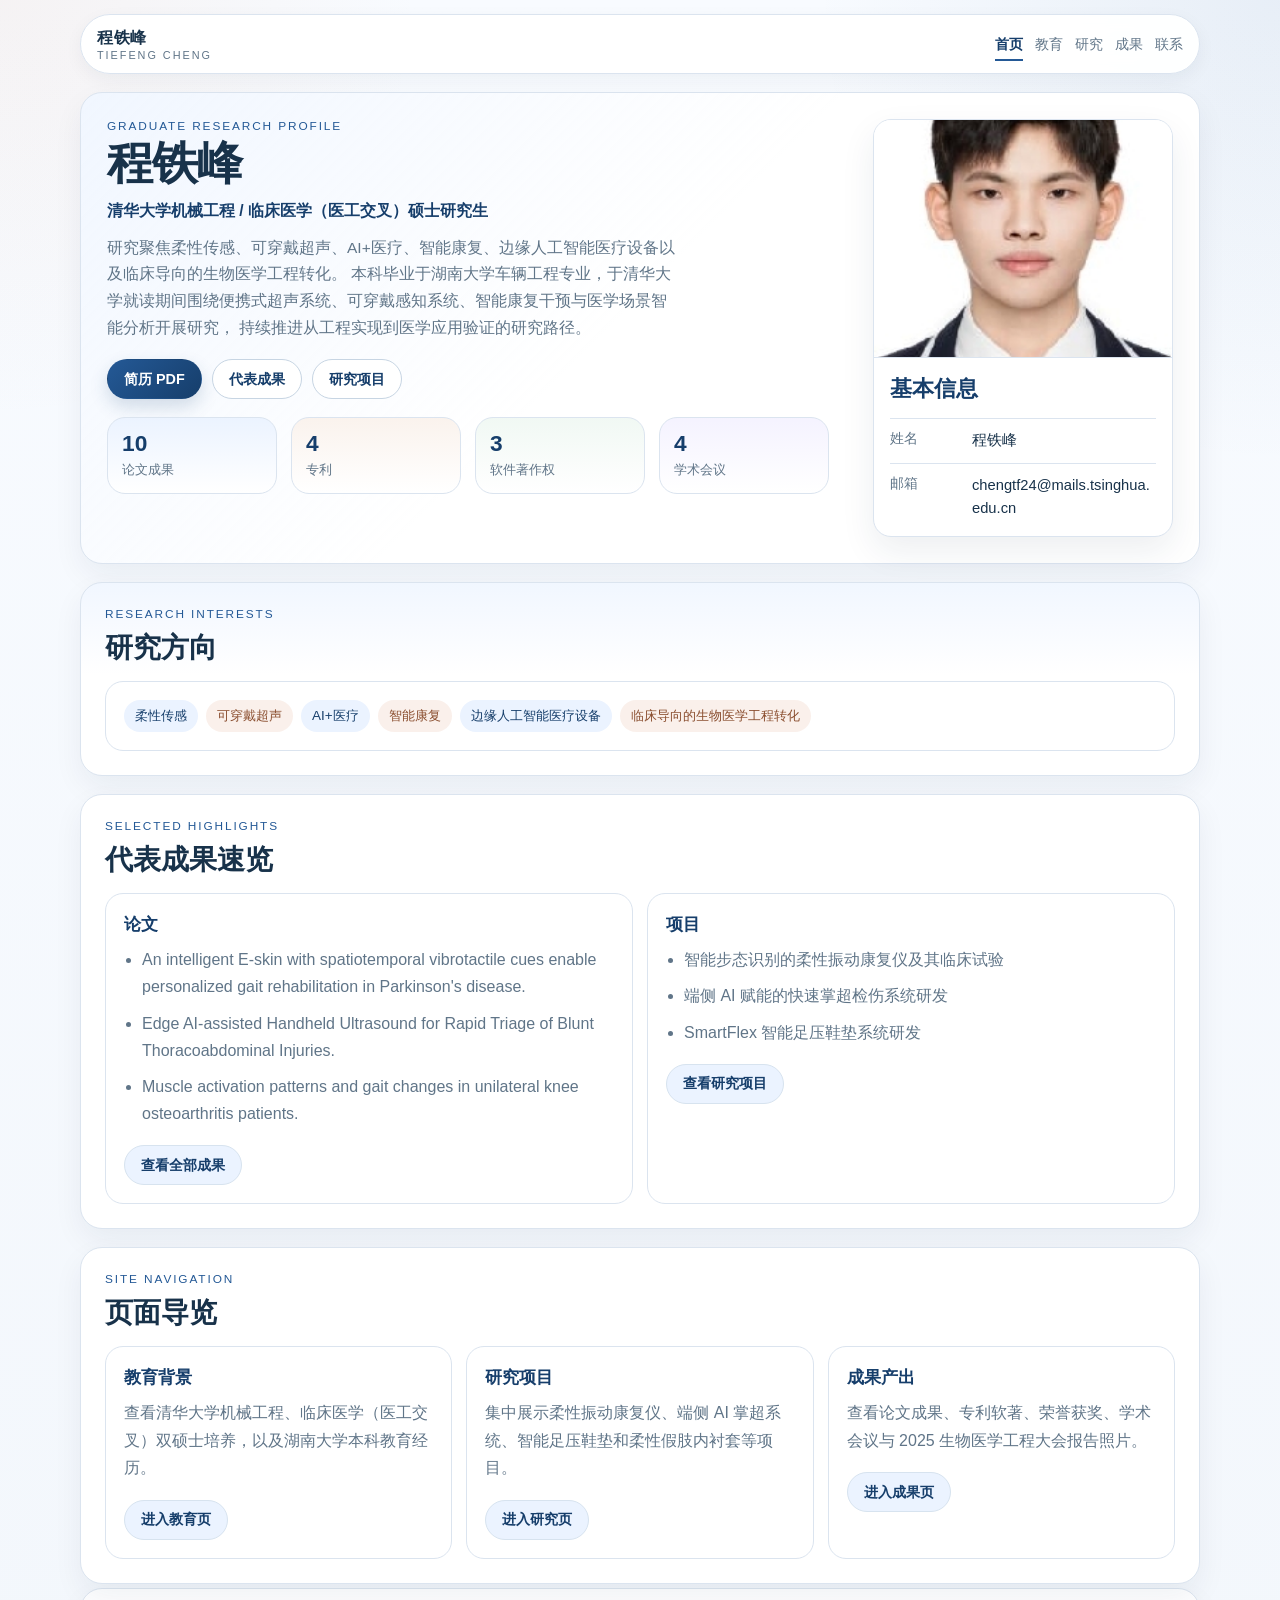
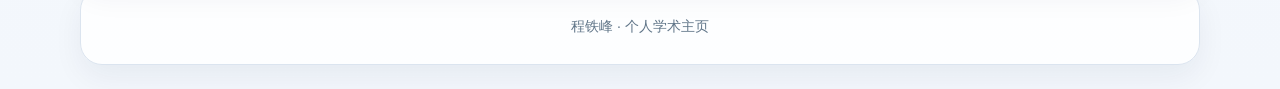
<file: index.html>
﻿<!DOCTYPE html>
<html lang="zh-CN">
<head>
    <meta charset="UTF-8">
    <meta name="viewport" content="width=device-width, initial-scale=1.0">
    <meta name="description" content="程铁峰个人主页，展示教育背景、医工交叉研究、成果产出与联系方式。">
    <meta name="theme-color" content="#1f3a5f">
    <meta property="og:type" content="website">
    <meta property="og:title" content="程铁峰 | 个人学术主页">
    <meta property="og:description" content="清华大学机械工程与临床医学（医工交叉）方向研究生，研究聚焦柔性传感、可穿戴超声、AI+医疗、智能康复、边缘人工智能医疗设备及临床导向的生物医学工程转化。">
    <meta property="og:image" content="assets/images/avatar.jpg">
    <meta property="og:locale" content="zh_CN">
    <title>程铁峰 | 个人学术主页</title>
    <link rel="icon" type="image/svg+xml" href="assets/favicon.svg">
    <link rel="stylesheet" href="styles/style.css">
    <script type="application/ld+json">
    {
      "@context": "https://schema.org",
      "@type": "Person",
      "name": "程铁峰",
      "alternateName": "Tiefeng Cheng",
      "email": "mailto:chengtf24@mails.tsinghua.edu.cn",
      "telephone": "+86-19073112763",
      "alumniOf": ["湖南大学", "清华大学"],
      "jobTitle": "清华大学机械工程 / 临床医学（医工交叉）硕士研究生",
      "knowsAbout": ["柔性传感", "可穿戴超声", "AI+医疗", "智能康复", "边缘人工智能医疗设备", "临床导向的生物医学工程转化"]
    }
    </script>
</head>
<body>
    <a class="skip-link" href="#main">跳到正文</a>
    <div class="page-shell">
        <header class="site-header">
            <a class="brand" href="index.html">
                <span class="brand-cn">程铁峰</span>
                <span class="brand-en">Tiefeng Cheng</span>
            </a>
            <nav class="site-nav" aria-label="主导航">
                <a class="is-active" href="index.html">首页</a>
                <a href="education.html">教育</a>
                <a href="research.html">研究</a>
                <a href="publications.html">成果</a>
                <a href="contact.html">联系</a>
            </nav>
        </header>

        <main id="main">
            <section class="hero-panel">
                <div class="hero-grid">
                    <div>
                        <p class="eyebrow">Graduate Research Profile</p>
                        <h1 class="hero-title">程铁峰</h1>
                        <p class="hero-subtitle">清华大学机械工程 / 临床医学（医工交叉）硕士研究生</p>
                        <p class="hero-text">
                            研究聚焦柔性传感、可穿戴超声、AI+医疗、智能康复、边缘人工智能医疗设备以及临床导向的生物医学工程转化。
                            本科毕业于湖南大学车辆工程专业，于清华大学就读期间围绕便携式超声系统、可穿戴感知系统、智能康复干预与医学场景智能分析开展研究，
                            持续推进从工程实现到医学应用验证的研究路径。
                        </p>
                        <div class="button-row">
                            <a class="button button-primary" href="assets/docs/cheng-tiefeng-resume.pdf" target="_blank" rel="noopener noreferrer">简历 PDF</a>
                            <a class="button button-secondary" href="publications.html">代表成果</a>
                            <a class="button button-secondary" href="research.html">研究项目</a>
                        </div>
                        <div class="stats-grid" aria-label="数据摘要">
                            <a class="stat-card stat-link" href="publications.html#publications-list" aria-label="查看论文成果">
                                <strong class="stat-value">10</strong>
                                <span class="stat-label">论文成果</span>
                            </a>
                            <a class="stat-card stat-link" href="publications.html#patents-list" aria-label="查看专利">
                                <strong class="stat-value">4</strong>
                                <span class="stat-label">专利</span>
                            </a>
                            <a class="stat-card stat-link" href="publications.html#software-list" aria-label="查看软件著作权">
                                <strong class="stat-value">3</strong>
                                <span class="stat-label">软件著作权</span>
                            </a>
                            <a class="stat-card stat-link" href="publications.html#conference-list" aria-label="查看学术会议">
                                <strong class="stat-value">4</strong>
                                <span class="stat-label">学术会议</span>
                            </a>
                        </div>
                    </div>

                    <aside class="profile-card">
                        <img src="assets/images/avatar.jpg" alt="程铁峰头像" class="profile-photo">
                        <div class="profile-body">
                            <h2 class="profile-name">基本信息</h2>
                            <dl class="profile-list">
                                <div>
                                    <dt>姓名</dt>
                                    <dd>程铁峰</dd>
                                </div>
                                <div>
                                    <dt>邮箱</dt>
                                    <dd>chengtf24@mails.tsinghua.edu.cn</dd>
                                </div>
                            </dl>
                        </div>
                    </aside>
                </div>
            </section>

            <section class="section-panel section-panel-accent">
                <div class="section-header">
                    <div>
                        <p class="section-kicker">Research Interests</p>
                        <h2 class="section-title">研究方向</h2>
                    </div>
                </div>
                <div class="card">
                    <div class="tag-list">
                        <span>柔性传感</span>
                        <span>可穿戴超声</span>
                        <span>AI+医疗</span>
                        <span>智能康复</span>
                        <span>边缘人工智能医疗设备</span>
                        <span>临床导向的生物医学工程转化</span>
                    </div>
                </div>
            </section>

            <section class="section-panel">
                <div class="section-header">
                    <div>
                        <p class="section-kicker">Selected Highlights</p>
                        <h2 class="section-title">代表成果速览</h2>
                    </div>
                </div>
                <div class="feature-grid">
                    <article class="card">
                        <h3 class="card-title">论文</h3>
                        <ul class="list-block">
                            <li>An intelligent E-skin with spatiotemporal vibrotactile cues enable personalized gait rehabilitation in Parkinson's disease.</li>
                            <li>Edge AI-assisted Handheld Ultrasound for Rapid Triage of Blunt Thoracoabdominal Injuries.</li>
                            <li>Muscle activation patterns and gait changes in unilateral knee osteoarthritis patients.</li>
                        </ul>
                        <div class="button-row">
                            <a class="button button-ghost" href="publications.html">查看全部成果</a>
                        </div>
                    </article>
                    <article class="card">
                        <h3 class="card-title">项目</h3>
                        <ul class="list-block">
                            <li>智能步态识别的柔性振动康复仪及其临床试验</li>
                            <li>端侧 AI 赋能的快速掌超检伤系统研发</li>
                            <li>SmartFlex 智能足压鞋垫系统研发</li>
                        </ul>
                        <div class="button-row">
                            <a class="button button-ghost" href="research.html">查看研究项目</a>
                        </div>
                    </article>
                </div>
            </section>

            <section class="section-panel">
                <div class="section-header">
                    <div>
                        <p class="section-kicker">Site Navigation</p>
                        <h2 class="section-title">页面导览</h2>
                    </div>
                </div>
                <div class="cards-grid">
                    <article class="card">
                        <h3 class="card-title">教育背景</h3>
                        <p class="card-text">查看清华大学机械工程、临床医学（医工交叉）双硕士培养，以及湖南大学本科教育经历。</p>
                        <div class="button-row">
                            <a class="button button-ghost" href="education.html">进入教育页</a>
                        </div>
                    </article>
                    <article class="card">
                        <h3 class="card-title">研究项目</h3>
                        <p class="card-text">集中展示柔性振动康复仪、端侧 AI 掌超系统、智能足压鞋垫和柔性假肢内衬套等项目。</p>
                        <div class="button-row">
                            <a class="button button-ghost" href="research.html">进入研究页</a>
                        </div>
                    </article>
                    <article class="card">
                        <h3 class="card-title">成果产出</h3>
                        <p class="card-text">查看论文成果、专利软著、荣誉获奖、学术会议与 2025 生物医学工程大会报告照片。</p>
                        <div class="button-row">
                            <a class="button button-ghost" href="publications.html">进入成果页</a>
                        </div>
                    </article>
                </div>
            </section>
        </main>

        <footer class="site-footer">
            <p>程铁峰 · 个人学术主页</p>
        </footer>
    </div>
</body>
</html>
</file>
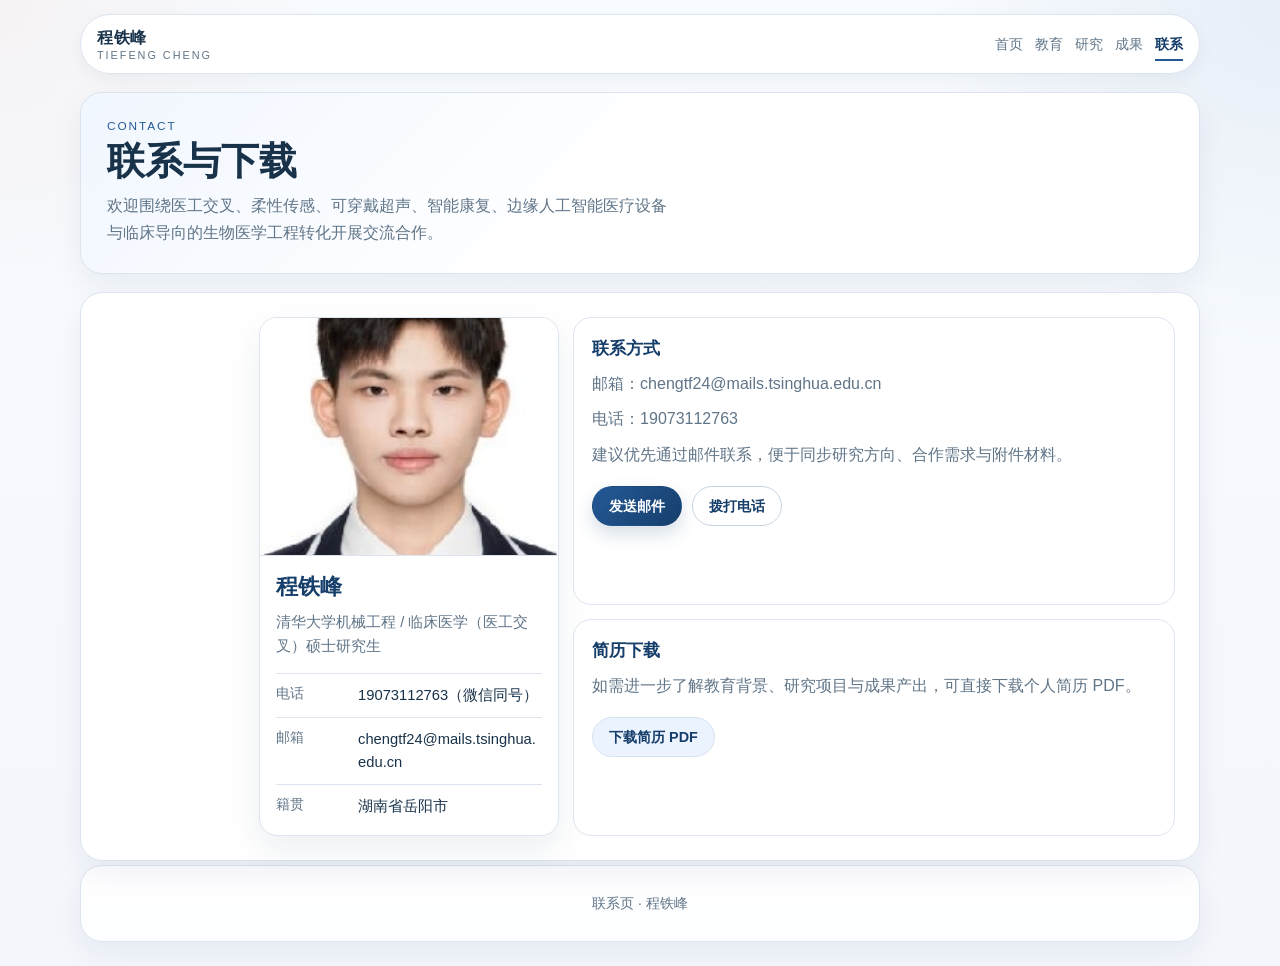
<file: contact.html>
﻿<!DOCTYPE html>
<html lang="zh-CN">
<head>
    <meta charset="UTF-8">
    <meta name="viewport" content="width=device-width, initial-scale=1.0">
    <meta name="description" content="程铁峰联系方式、合作方向与简历下载。">
    <meta name="theme-color" content="#153239">
    <title>联系 | 程铁峰</title>
    <link rel="icon" type="image/svg+xml" href="assets/favicon.svg">
    <link rel="stylesheet" href="styles/style.css">
</head>
<body>
    <a class="skip-link" href="#main">跳到正文</a>
    <div class="page-shell">
        <header class="site-header">
            <a class="brand" href="index.html">
                <span class="brand-cn">程铁峰</span>
                <span class="brand-en">Tiefeng Cheng</span>
            </a>
            <nav class="site-nav" aria-label="主导航">
                <a href="index.html">首页</a>
                <a href="education.html">教育</a>
                <a href="research.html">研究</a>
                <a href="publications.html">成果</a>
                <a class="is-active" href="contact.html">联系</a>
            </nav>
        </header>

        <main id="main">
            <section class="hero-panel">
                <p class="eyebrow">Contact</p>
                <h1 class="page-title">联系与下载</h1>
                <p class="page-text">
                    欢迎围绕医工交叉、柔性传感、可穿戴超声、智能康复、边缘人工智能医疗设备与临床导向的生物医学工程转化开展交流合作。
                </p>
            </section>

            <section class="section-panel">
                <div class="contact-grid">
                    <aside class="profile-card">
                        <img src="assets/images/avatar.jpg" alt="程铁峰头像" class="profile-photo">
                        <div class="profile-body">
                            <h2 class="profile-name">程铁峰</h2>
                            <p class="profile-role">清华大学机械工程 / 临床医学（医工交叉）硕士研究生</p>
                            <dl class="profile-list">
                                <div>
                                    <dt>电话</dt>
                                    <dd>19073112763（微信同号）</dd>
                                </div>
                                <div>
                                    <dt>邮箱</dt>
                                    <dd>chengtf24@mails.tsinghua.edu.cn</dd>
                                </div>
                                <div>
                                    <dt>籍贯</dt>
                                    <dd>湖南省岳阳市</dd>
                                </div>
                            </dl>
                        </div>
                    </aside>

                    <div class="contact-stack">
                        <article class="contact-card">
                            <h3 class="contact-title">联系方式</h3>
                            <p class="contact-text">邮箱：chengtf24@mails.tsinghua.edu.cn</p>
                            <p class="contact-text">电话：19073112763</p>
                            <p class="contact-text">建议优先通过邮件联系，便于同步研究方向、合作需求与附件材料。</p>
                            <div class="button-row">
                                <a class="button button-primary" href="mailto:chengtf24@mails.tsinghua.edu.cn">发送邮件</a>
                                <a class="button button-secondary" href="tel:19073112763">拨打电话</a>
                            </div>
                        </article>

                        <article class="contact-card">
                            <h3 class="contact-title">简历下载</h3>
                            <p class="contact-text">如需进一步了解教育背景、研究项目与成果产出，可直接下载个人简历 PDF。</p>
                            <div class="button-row">
                                <a class="button button-ghost" href="assets/docs/cheng-tiefeng-resume.pdf" target="_blank" rel="noopener noreferrer">下载简历 PDF</a>
                            </div>
                        </article>
                    </div>
                </div>
            </section>
        </main>

        <footer class="site-footer">
            <p>联系页 · 程铁峰</p>
        </footer>
    </div>
</body>
</html>
</file>
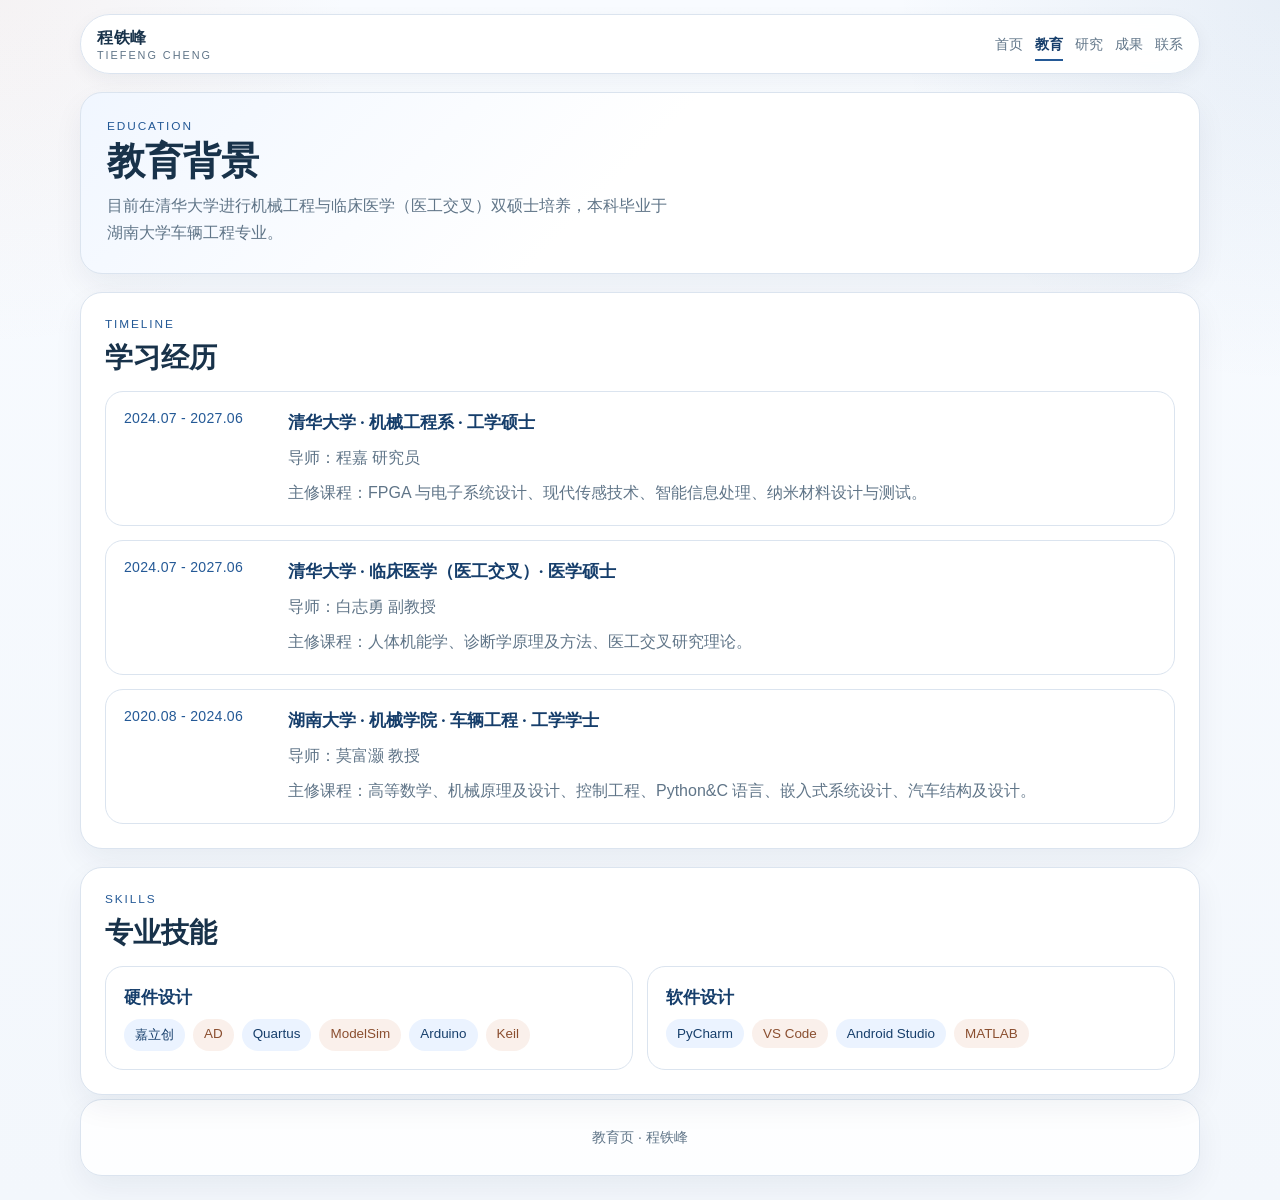
<file: education.html>
﻿<!DOCTYPE html>
<html lang="zh-CN">
<head>
    <meta charset="UTF-8">
    <meta name="viewport" content="width=device-width, initial-scale=1.0">
    <meta name="description" content="程铁峰教育背景与专业技能。">
    <meta name="theme-color" content="#153239">
    <title>教育背景 | 程铁峰</title>
    <link rel="icon" type="image/svg+xml" href="assets/favicon.svg">
    <link rel="stylesheet" href="styles/style.css">
</head>
<body>
    <a class="skip-link" href="#main">跳到正文</a>
    <div class="page-shell">
        <header class="site-header">
            <a class="brand" href="index.html">
                <span class="brand-cn">程铁峰</span>
                <span class="brand-en">Tiefeng Cheng</span>
            </a>
            <nav class="site-nav" aria-label="主导航">
                <a href="index.html">首页</a>
                <a class="is-active" href="education.html">教育</a>
                <a href="research.html">研究</a>
                <a href="publications.html">成果</a>
                <a href="contact.html">联系</a>
            </nav>
        </header>

        <main id="main">
            <section class="hero-panel">
                <p class="eyebrow">Education</p>
                <h1 class="page-title">教育背景</h1>
                <p class="page-text">
                    目前在清华大学进行机械工程与临床医学（医工交叉）双硕士培养，本科毕业于湖南大学车辆工程专业。
                </p>
            </section>

            <section class="section-panel">
                <div class="section-header">
                    <div>
                        <p class="section-kicker">Timeline</p>
                        <h2 class="section-title">学习经历</h2>
                    </div>
                </div>
                <div class="timeline">
                    <article class="timeline-item">
                        <span class="timeline-date">2024.07 - 2027.06</span>
                        <div>
                            <h3 class="timeline-title">清华大学 · 机械工程系 · 工学硕士</h3>
                            <p class="timeline-text">导师：程嘉 研究员</p>
                            <p class="timeline-text">主修课程：FPGA 与电子系统设计、现代传感技术、智能信息处理、纳米材料设计与测试。</p>
                        </div>
                    </article>
                    <article class="timeline-item">
                        <span class="timeline-date">2024.07 - 2027.06</span>
                        <div>
                            <h3 class="timeline-title">清华大学 · 临床医学（医工交叉）· 医学硕士</h3>
                            <p class="timeline-text">导师：白志勇 副教授</p>
                            <p class="timeline-text">主修课程：人体机能学、诊断学原理及方法、医工交叉研究理论。</p>
                        </div>
                    </article>
                    <article class="timeline-item">
                        <span class="timeline-date">2020.08 - 2024.06</span>
                        <div>
                            <h3 class="timeline-title">湖南大学 · 机械学院 · 车辆工程 · 工学学士</h3>
                            <p class="timeline-text">导师：莫富灏 教授</p>
                            <p class="timeline-text">主修课程：高等数学、机械原理及设计、控制工程、Python&C 语言、嵌入式系统设计、汽车结构及设计。</p>
                        </div>
                    </article>
                </div>
            </section>

            <section class="section-panel">
                <div class="section-header">
                    <div>
                        <p class="section-kicker">Skills</p>
                        <h2 class="section-title">专业技能</h2>
                    </div>
                </div>
                <div class="feature-grid">
                    <article class="card">
                        <h3 class="card-title">硬件设计</h3>
                        <div class="pill-list">
                            <span>嘉立创</span>
                            <span>AD</span>
                            <span>Quartus</span>
                            <span>ModelSim</span>
                            <span>Arduino</span>
                            <span>Keil</span>
                        </div>
                    </article>
                    <article class="card">
                        <h3 class="card-title">软件设计</h3>
                        <div class="pill-list">
                            <span>PyCharm</span>
                            <span>VS Code</span>
                            <span>Android Studio</span>
                            <span>MATLAB</span>
                        </div>
                    </article>
                </div>
            </section>
        </main>

        <footer class="site-footer">
            <p>教育页 · 程铁峰</p>
        </footer>
    </div>
</body>
</html>
</file>
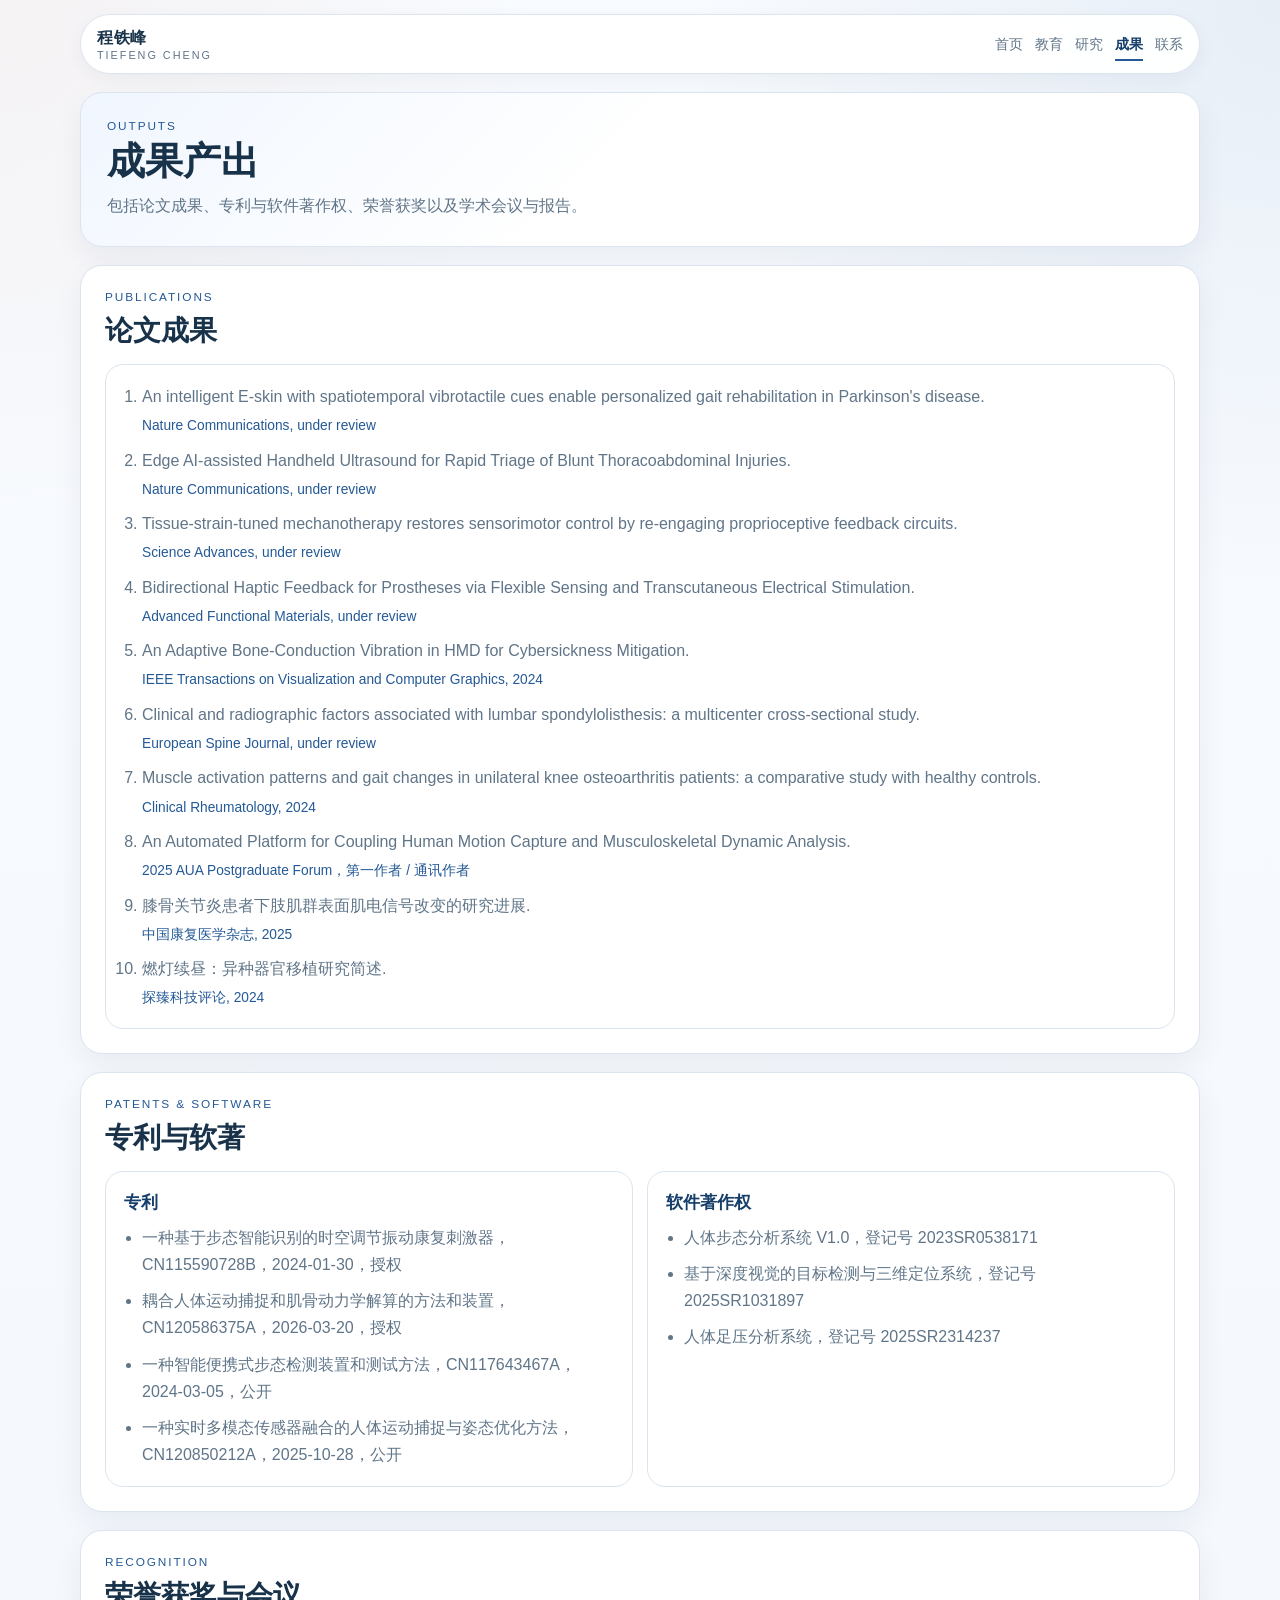
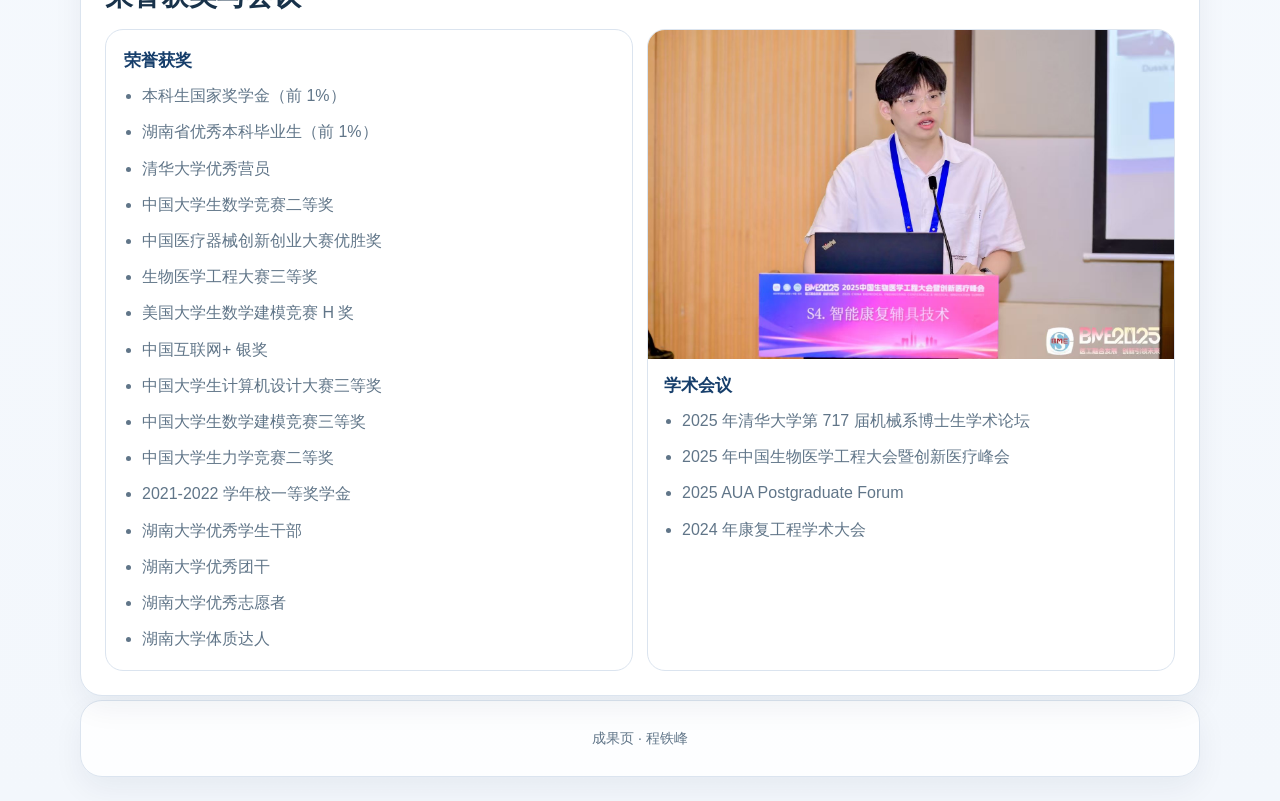
<file: publications.html>
﻿<!DOCTYPE html>
<html lang="zh-CN">
<head>
    <meta charset="UTF-8">
    <meta name="viewport" content="width=device-width, initial-scale=1.0">
    <meta name="description" content="程铁峰论文成果、专利软著、荣誉获奖与学术会议。">
    <meta name="theme-color" content="#153239">
    <title>成果产出 | 程铁峰</title>
    <link rel="icon" type="image/svg+xml" href="assets/favicon.svg">
    <link rel="stylesheet" href="styles/style.css">
</head>
<body>
    <a class="skip-link" href="#main">跳到正文</a>
    <div class="page-shell">
        <header class="site-header">
            <a class="brand" href="index.html">
                <span class="brand-cn">程铁峰</span>
                <span class="brand-en">Tiefeng Cheng</span>
            </a>
            <nav class="site-nav" aria-label="主导航">
                <a href="index.html">首页</a>
                <a href="education.html">教育</a>
                <a href="research.html">研究</a>
                <a class="is-active" href="publications.html">成果</a>
                <a href="contact.html">联系</a>
            </nav>
        </header>

        <main id="main">
            <section class="hero-panel">
                <p class="eyebrow">Outputs</p>
                <h1 class="page-title">成果产出</h1>
                <p class="page-text">
                    包括论文成果、专利与软件著作权、荣誉获奖以及学术会议与报告。
                </p>
            </section>

            <section class="section-panel" id="publications-list">
                <div class="section-header">
                    <div>
                        <p class="section-kicker">Publications</p>
                        <h2 class="section-title">论文成果</h2>
                    </div>
                </div>
                <article class="card">
                    <ol class="publication-list">
                        <li>An intelligent E-skin with spatiotemporal vibrotactile cues enable personalized gait rehabilitation in Parkinson's disease. <span>Nature Communications, under review</span></li>
                        <li>Edge AI-assisted Handheld Ultrasound for Rapid Triage of Blunt Thoracoabdominal Injuries. <span>Nature Communications, under review</span></li>
                        <li>Tissue-strain-tuned mechanotherapy restores sensorimotor control by re-engaging proprioceptive feedback circuits. <span>Science Advances, under review</span></li>
                        <li>Bidirectional Haptic Feedback for Prostheses via Flexible Sensing and Transcutaneous Electrical Stimulation. <span>Advanced Functional Materials, under review</span></li>
                        <li>An Adaptive Bone-Conduction Vibration in HMD for Cybersickness Mitigation. <span>IEEE Transactions on Visualization and Computer Graphics, 2024</span></li>
                        <li>Clinical and radiographic factors associated with lumbar spondylolisthesis: a multicenter cross-sectional study. <span>European Spine Journal, under review</span></li>
                        <li>Muscle activation patterns and gait changes in unilateral knee osteoarthritis patients: a comparative study with healthy controls. <span>Clinical Rheumatology, 2024</span></li>
                        <li>An Automated Platform for Coupling Human Motion Capture and Musculoskeletal Dynamic Analysis. <span>2025 AUA Postgraduate Forum，第一作者 / 通讯作者</span></li>
                        <li>膝骨关节炎患者下肢肌群表面肌电信号改变的研究进展. <span>中国康复医学杂志, 2025</span></li>
                        <li>燃灯续昼：异种器官移植研究简述. <span>探臻科技评论, 2024</span></li>
                    </ol>
                </article>
            </section>

            <section class="section-panel">
                <div class="section-header">
                    <div>
                        <p class="section-kicker">Patents & Software</p>
                        <h2 class="section-title">专利与软著</h2>
                    </div>
                </div>
                <div class="feature-grid">
                    <article class="card" id="patents-list">
                        <h3 class="card-title">专利</h3>
                        <ul class="list-block">
                            <li>一种基于步态智能识别的时空调节振动康复刺激器，CN115590728B，2024-01-30，授权</li>
                            <li>耦合人体运动捕捉和肌骨动力学解算的方法和装置，CN120586375A，2026-03-20，授权</li>
                            <li>一种智能便携式步态检测装置和测试方法，CN117643467A，2024-03-05，公开</li>
                            <li>一种实时多模态传感器融合的人体运动捕捉与姿态优化方法，CN120850212A，2025-10-28，公开</li>
                        </ul>
                    </article>
                    <article class="card" id="software-list">
                        <h3 class="card-title">软件著作权</h3>
                        <ul class="list-block">
                            <li>人体步态分析系统 V1.0，登记号 2023SR0538171</li>
                            <li>基于深度视觉的目标检测与三维定位系统，登记号 2025SR1031897</li>
                            <li>人体足压分析系统，登记号 2025SR2314237</li>
                        </ul>
                    </article>
                </div>
            </section>

            <section class="section-panel">
                <div class="section-header">
                    <div>
                        <p class="section-kicker">Recognition</p>
                        <h2 class="section-title">荣誉获奖与会议</h2>
                    </div>
                </div>
                <div class="media-grid">
                    <article class="card">
                        <h3 class="card-title">荣誉获奖</h3>
                        <ul class="list-block">
                            <li>本科生国家奖学金（前 1%）</li>
                            <li>湖南省优秀本科毕业生（前 1%）</li>
                            <li>清华大学优秀营员</li>
                            <li>中国大学生数学竞赛二等奖</li>
                            <li>中国医疗器械创新创业大赛优胜奖</li>
                            <li>生物医学工程大赛三等奖</li>
                            <li>美国大学生数学建模竞赛 H 奖</li>
                            <li>中国互联网+ 银奖</li>
                            <li>中国大学生计算机设计大赛三等奖</li>
                            <li>中国大学生数学建模竞赛三等奖</li>
                            <li>中国大学生力学竞赛二等奖</li>
                            <li>2021-2022 学年校一等奖学金</li>
                            <li>湖南大学优秀学生干部</li>
                            <li>湖南大学优秀团干</li>
                            <li>湖南大学优秀志愿者</li>
                            <li>湖南大学体质达人</li>
                        </ul>
                    </article>
                    <article class="gallery-card" id="conference-list">
                        <img src="assets/images/conference-2025-bme.jpg" alt="2025 生物医学工程大会做报告现场">
                        <div class="gallery-body">
                            <h3 class="card-title">学术会议</h3>
                            <ul class="list-block">
                                <li>2025 年清华大学第 717 届机械系博士生学术论坛</li>
                                <li>2025 年中国生物医学工程大会暨创新医疗峰会</li>
                                <li>2025 AUA Postgraduate Forum</li>
                                <li>2024 年康复工程学术大会</li>
                            </ul>
                        </div>
                    </article>
                </div>
            </section>
        </main>

        <footer class="site-footer">
            <p>成果页 · 程铁峰</p>
        </footer>
    </div>
</body>
</html>
</file>
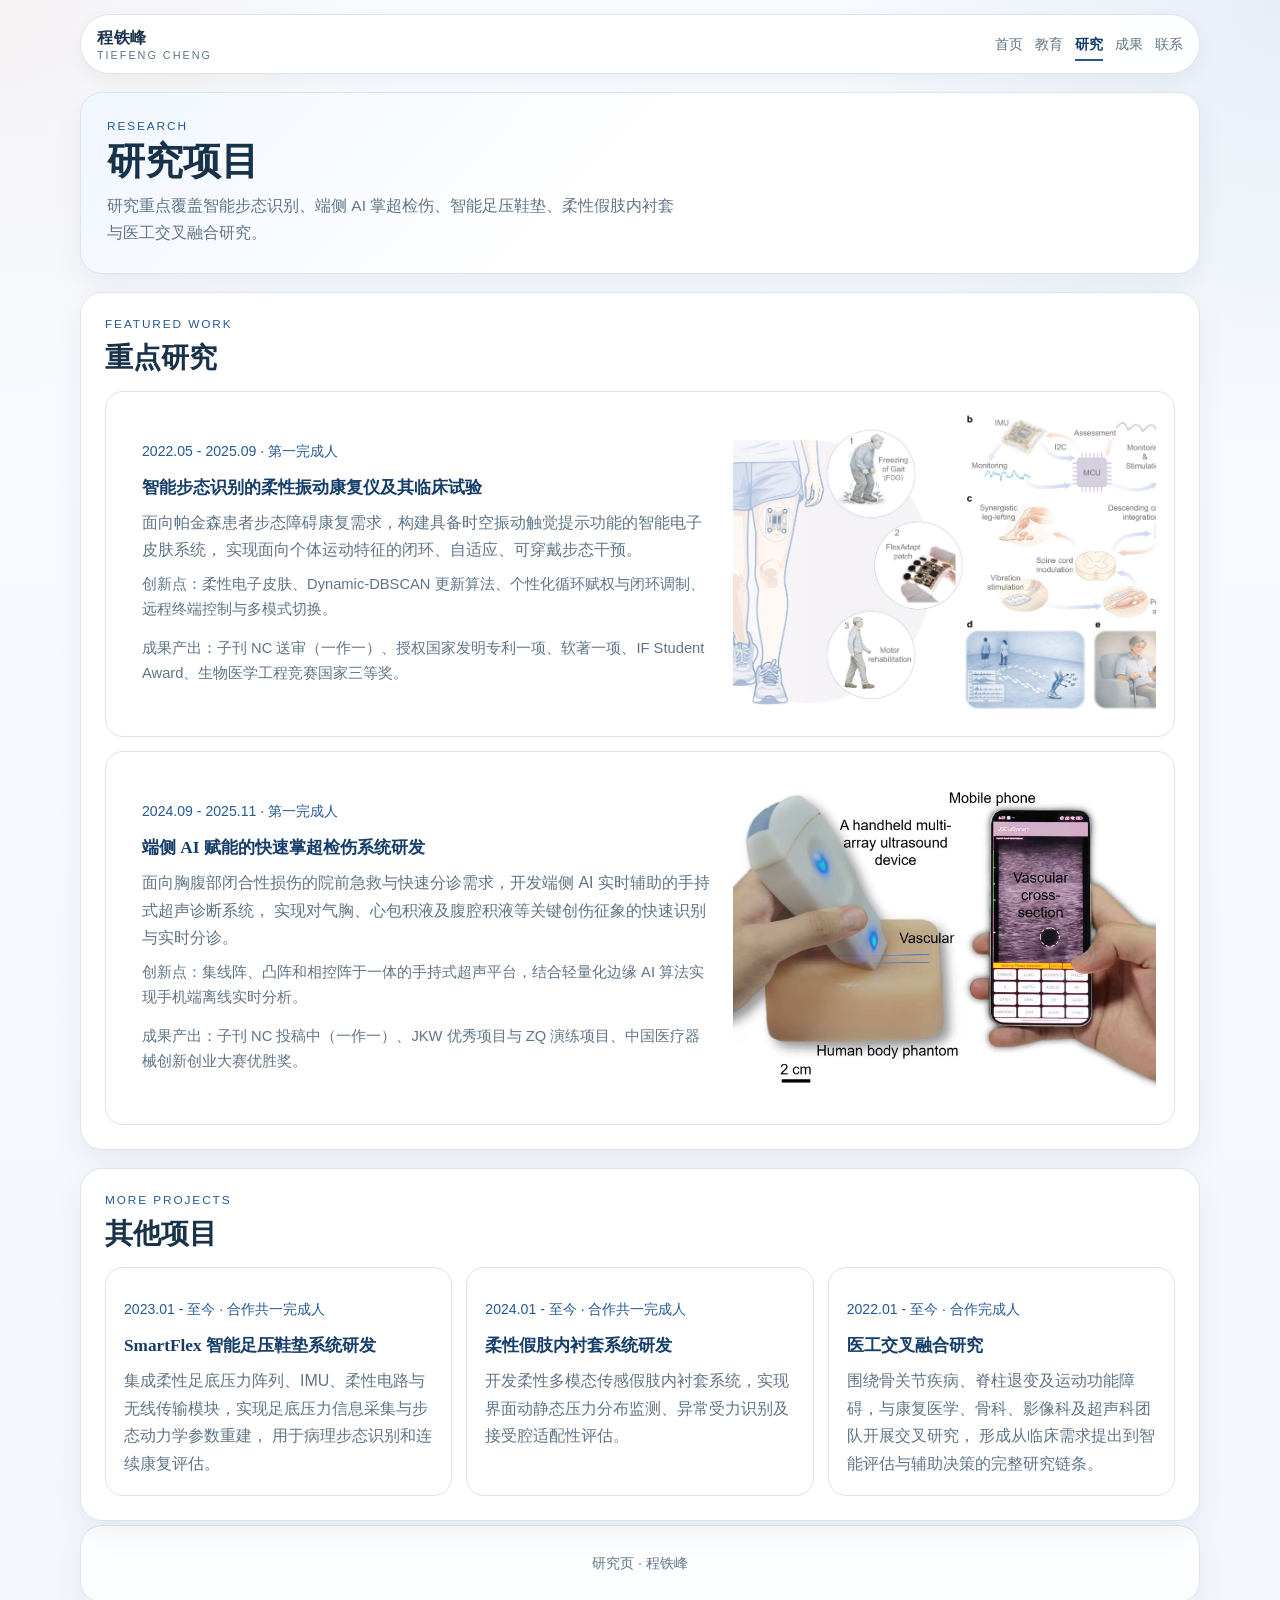
<file: research.html>
﻿<!DOCTYPE html>
<html lang="zh-CN">
<head>
    <meta charset="UTF-8">
    <meta name="viewport" content="width=device-width, initial-scale=1.0">
    <meta name="description" content="程铁峰研究项目与医工交叉工作。">
    <meta name="theme-color" content="#153239">
    <title>研究项目 | 程铁峰</title>
    <link rel="icon" type="image/svg+xml" href="assets/favicon.svg">
    <link rel="stylesheet" href="styles/style.css">
</head>
<body>
    <a class="skip-link" href="#main">跳到正文</a>
    <div class="page-shell">
        <header class="site-header">
            <a class="brand" href="index.html">
                <span class="brand-cn">程铁峰</span>
                <span class="brand-en">Tiefeng Cheng</span>
            </a>
            <nav class="site-nav" aria-label="主导航">
                <a href="index.html">首页</a>
                <a href="education.html">教育</a>
                <a class="is-active" href="research.html">研究</a>
                <a href="publications.html">成果</a>
                <a href="contact.html">联系</a>
            </nav>
        </header>

        <main id="main">
            <section class="hero-panel">
                <p class="eyebrow">Research</p>
                <h1 class="page-title">研究项目</h1>
                <p class="page-text">
                    研究重点覆盖智能步态识别、端侧 AI 掌超检伤、智能足压鞋垫、柔性假肢内衬套与医工交叉融合研究。
                </p>
            </section>

            <section class="section-panel">
                <div class="section-header">
                    <div>
                        <p class="section-kicker">Featured Work</p>
                        <h2 class="section-title">重点研究</h2>
                    </div>
                </div>
                <div class="project-grid">
                    <article class="project-card card">
                        <div class="project-copy">
                            <p class="card-meta">2022.05 - 2025.09 · 第一完成人</p>
                            <h3 class="card-title">智能步态识别的柔性振动康复仪及其临床试验</h3>
                            <p class="card-text">
                                面向帕金森患者步态障碍康复需求，构建具备时空振动触觉提示功能的智能电子皮肤系统，
                                实现面向个体运动特征的闭环、自适应、可穿戴步态干预。
                            </p>
                            <p class="project-outcome">创新点：柔性电子皮肤、Dynamic-DBSCAN 更新算法、个性化循环赋权与闭环调制、远程终端控制与多模式切换。</p>
                            <p class="project-outcome">成果产出：子刊 NC 送审（一作一）、授权国家发明专利一项、软著一项、IF Student Award、生物医学工程竞赛国家三等奖。</p>
                        </div>
                        <img src="assets/images/research-1.jpg" alt="研究项目一图片" class="project-image">
                    </article>

                    <article class="project-card card">
                        <div class="project-copy">
                            <p class="card-meta">2024.09 - 2025.11 · 第一完成人</p>
                            <h3 class="card-title">端侧 AI 赋能的快速掌超检伤系统研发</h3>
                            <p class="card-text">
                                面向胸腹部闭合性损伤的院前急救与快速分诊需求，开发端侧 AI 实时辅助的手持式超声诊断系统，
                                实现对气胸、心包积液及腹腔积液等关键创伤征象的快速识别与实时分诊。
                            </p>
                            <p class="project-outcome">创新点：集线阵、凸阵和相控阵于一体的手持式超声平台，结合轻量化边缘 AI 算法实现手机端离线实时分析。</p>
                            <p class="project-outcome">成果产出：子刊 NC 投稿中（一作一）、JKW 优秀项目与 ZQ 演练项目、中国医疗器械创新创业大赛优胜奖。</p>
                        </div>
                        <img src="assets/images/research-2.jpg" alt="研究项目二图片" class="project-image">
                    </article>
                </div>
            </section>

            <section class="section-panel">
                <div class="section-header">
                    <div>
                        <p class="section-kicker">More Projects</p>
                        <h2 class="section-title">其他项目</h2>
                    </div>
                </div>
                <div class="three-grid">
                    <article class="card">
                        <p class="card-meta">2023.01 - 至今 · 合作共一完成人</p>
                        <h3 class="card-title">SmartFlex 智能足压鞋垫系统研发</h3>
                        <p class="card-text">
                            集成柔性足底压力阵列、IMU、柔性电路与无线传输模块，实现足底压力信息采集与步态动力学参数重建，
                            用于病理步态识别和连续康复评估。
                        </p>
                    </article>
                    <article class="card">
                        <p class="card-meta">2024.01 - 至今 · 合作共一完成人</p>
                        <h3 class="card-title">柔性假肢内衬套系统研发</h3>
                        <p class="card-text">
                            开发柔性多模态传感假肢内衬套系统，实现界面动静态压力分布监测、异常受力识别及接受腔适配性评估。
                        </p>
                    </article>
                    <article class="card">
                        <p class="card-meta">2022.01 - 至今 · 合作完成人</p>
                        <h3 class="card-title">医工交叉融合研究</h3>
                        <p class="card-text">
                            围绕骨关节疾病、脊柱退变及运动功能障碍，与康复医学、骨科、影像科及超声科团队开展交叉研究，
                            形成从临床需求提出到智能评估与辅助决策的完整研究链条。
                        </p>
                    </article>
                </div>
            </section>
        </main>

        <footer class="site-footer">
            <p>研究页 · 程铁峰</p>
        </footer>
    </div>
</body>
</html>
</file>
<file: styles/style.css>
﻿:root {
    --bg: #f6f8fc;
    --bg-soft: #eef3fb;
    --surface: #ffffff;
    --surface-alt: #f7fbff;
    --line: #dbe4ef;
    --line-strong: #c7d5e3;
    --ink: #18324a;
    --ink-soft: #607588;
    --accent: #245996;
    --accent-soft: #ebf3ff;
    --accent-deep: #163e6b;
    --accent-warm: #c86a3e;
    --shadow: 0 12px 30px rgba(22, 40, 60, 0.06);
    --radius-xl: 22px;
    --radius-lg: 18px;
    --radius-md: 12px;
    --content-width: 1120px;
}

* {
    box-sizing: border-box;
}

html {
    scroll-behavior: smooth;
    -webkit-text-size-adjust: 100%;
}

body {
    margin: 0;
    min-width: 320px;
    color: var(--ink);
    font-family: "Segoe UI", "PingFang SC", "Hiragino Sans GB", "Microsoft YaHei", sans-serif;
    background:
        radial-gradient(circle at top right, rgba(36, 89, 150, 0.08), transparent 22%),
        radial-gradient(circle at top left, rgba(200, 106, 62, 0.06), transparent 20%),
        linear-gradient(180deg, #f8fbff 0%, #f3f7fc 100%);
}

a,
p,
li,
dd,
h1,
h2,
h3 {
    overflow-wrap: anywhere;
}

a {
    color: inherit;
}

img {
    display: block;
    max-width: 100%;
}

section[id],
article[id] {
    scroll-margin-top: 96px;
}

.skip-link {
    position: absolute;
    left: 16px;
    top: -48px;
    z-index: 30;
    padding: 8px 12px;
    border-radius: 999px;
    background: var(--accent);
    color: #fff;
    text-decoration: none;
    transition: top 0.2s ease;
}

.skip-link:focus {
    top: 14px;
}

.page-shell {
    width: min(calc(100% - 28px), var(--content-width));
    margin: 14px auto 24px;
}

.site-header {
    position: sticky;
    top: 12px;
    z-index: 20;
    display: flex;
    justify-content: space-between;
    align-items: center;
    gap: 16px;
    padding: 12px 16px;
    border: 1px solid var(--line);
    border-radius: 999px;
    background: rgba(255, 255, 255, 0.95);
    backdrop-filter: blur(10px);
    box-shadow: 0 6px 18px rgba(22, 40, 60, 0.05);
}

.brand {
    display: inline-flex;
    flex-direction: column;
    text-decoration: none;
}

.brand-cn,
.hero-title,
.page-title,
.card-title,
.section-title,
.timeline-title,
.contact-title,
.profile-name {
    font-family: "Georgia", "Times New Roman", "STSong", "Songti SC", serif;
}

.brand-cn {
    font-size: 1.02rem;
    font-weight: 700;
    letter-spacing: 0.04em;
}

.brand-en {
    font-size: 0.68rem;
    letter-spacing: 0.18em;
    text-transform: uppercase;
    color: var(--ink-soft);
}

.site-nav {
    display: flex;
    flex-wrap: wrap;
    justify-content: flex-end;
    gap: 12px;
}

.site-nav a {
    position: relative;
    text-decoration: none;
    color: var(--ink-soft);
    font-size: 0.9rem;
    padding: 2px 0;
}

.site-nav a::after {
    content: "";
    position: absolute;
    left: 0;
    bottom: -5px;
    width: 100%;
    height: 2px;
    background: var(--accent);
    transform: scaleX(0);
    transform-origin: left center;
    transition: transform 0.2s ease;
}

.site-nav a:hover::after,
.site-nav a:focus-visible::after,
.site-nav a.is-active::after {
    transform: scaleX(1);
}

.site-nav a.is-active {
    color: var(--accent-deep);
    font-weight: 600;
}

main {
    display: grid;
    gap: 18px;
    margin-top: 18px;
}

.hero-panel,
.section-panel,
.site-footer {
    border: 1px solid var(--line);
    background: var(--surface);
    box-shadow: var(--shadow);
}

.hero-panel,
.section-panel {
    border-radius: var(--radius-xl);
}

.hero-panel {
    padding: 26px;
    background:
        linear-gradient(135deg, rgba(235, 243, 255, 0.72), rgba(255, 255, 255, 0.95) 48%),
        var(--surface);
}

.hero-grid {
    display: grid;
    grid-template-columns: minmax(0, 1.55fr) minmax(230px, 0.7fr);
    gap: 18px;
    align-items: start;
}

.eyebrow,
.section-kicker {
    margin: 0 0 8px;
    color: var(--accent);
    font-size: 0.74rem;
    letter-spacing: 0.16em;
    text-transform: uppercase;
}

.hero-title {
    margin: 0;
    font-size: clamp(2rem, 4vw, 2.85rem);
    line-height: 1.02;
    letter-spacing: -0.02em;
}

.hero-subtitle {
    margin: 10px 0 0;
    color: var(--accent-deep);
    font-size: 0.98rem;
    line-height: 1.6;
    font-weight: 600;
}

.page-title {
    margin: 0;
    font-size: clamp(1.8rem, 3vw, 2.45rem);
    line-height: 1.05;
}

.hero-text,
.page-text,
.card-text,
.timeline-text,
.contact-text,
.meta-text {
    margin: 0;
    color: var(--ink-soft);
    line-height: 1.72;
}

.hero-text,
.page-text {
    max-width: 66ch;
    margin-top: 12px;
    font-size: 0.97rem;
}

.button-row {
    display: flex;
    flex-wrap: wrap;
    gap: 10px;
    margin-top: 18px;
}

.button {
    display: inline-flex;
    align-items: center;
    justify-content: center;
    min-height: 40px;
    padding: 0 16px;
    border-radius: 999px;
    border: 1px solid transparent;
    font-weight: 600;
    font-size: 0.9rem;
    text-decoration: none;
    transition: transform 0.15s ease, box-shadow 0.15s ease, background 0.15s ease, border-color 0.15s ease;
}

.button:hover,
.button:focus-visible {
    transform: translateY(-1px);
}

.button-primary {
    color: #fff;
    background: linear-gradient(135deg, var(--accent) 0%, var(--accent-deep) 100%);
    box-shadow: 0 8px 18px rgba(31, 75, 122, 0.18);
}

.button-secondary {
    background: #fff;
    border-color: var(--line-strong);
    color: var(--accent-deep);
}

.button-ghost {
    background: var(--accent-soft);
    border-color: #d7e3ef;
    color: var(--accent-deep);
}

.stats-grid,
.cards-grid,
.feature-grid,
.contact-grid,
.three-grid,
.media-grid {
    display: grid;
    gap: 14px;
}

.stats-grid {
    grid-template-columns: repeat(4, minmax(0, 1fr));
    margin-top: 18px;
}

.stat-card,
.card,
.profile-card,
.timeline-item,
.gallery-card,
.contact-card {
    border: 1px solid var(--line);
    background: var(--surface);
    border-radius: var(--radius-lg);
}

.stat-card {
    display: block;
    padding: 14px;
    background: var(--surface-alt);
}

.stat-link {
    text-decoration: none;
    transition: transform 0.16s ease, box-shadow 0.16s ease, border-color 0.16s ease;
}

.stat-link:hover,
.stat-link:focus-visible {
    transform: translateY(-2px);
    box-shadow: 0 14px 32px rgba(24, 50, 74, 0.08);
    border-color: var(--line-strong);
}

.stat-card:nth-child(1) {
    background: linear-gradient(180deg, rgba(235, 243, 255, 0.98), #ffffff);
}

.stat-card:nth-child(2) {
    background: linear-gradient(180deg, rgba(250, 242, 236, 0.95), #ffffff);
}

.stat-card:nth-child(3) {
    background: linear-gradient(180deg, rgba(240, 248, 243, 0.95), #ffffff);
}

.stat-card:nth-child(4) {
    background: linear-gradient(180deg, rgba(244, 242, 255, 0.95), #ffffff);
}

.stat-value {
    display: block;
    font-size: 1.42rem;
    line-height: 1;
    color: var(--accent-deep);
}

.stat-label {
    display: block;
    margin-top: 6px;
    color: var(--ink-soft);
    font-size: 0.84rem;
}

.profile-card {
    display: flex;
    flex-direction: column;
    overflow: hidden;
    max-width: 300px;
    justify-self: end;
    background: #fff;
    box-shadow: 0 14px 34px rgba(24, 50, 74, 0.08);
}

.profile-photo {
    width: 100%;
    aspect-ratio: 4 / 3.2;
    object-fit: cover;
    border-bottom: 1px solid var(--line);
}

.profile-body {
    padding: 16px;
}

.profile-name {
    margin: 0;
    font-size: 1.38rem;
    color: var(--accent-deep);
}

.profile-role {
    margin: 8px 0 0;
    color: var(--ink-soft);
    line-height: 1.65;
    font-size: 0.92rem;
}

.profile-list {
    display: grid;
    gap: 10px;
    margin: 14px 0 0;
}

.profile-list div {
    display: grid;
    grid-template-columns: 72px 1fr;
    gap: 10px;
    padding-top: 10px;
    border-top: 1px solid var(--line);
}

.profile-list dt {
    color: var(--ink-soft);
    font-size: 0.88rem;
}

.profile-list dd {
    margin: 0;
    line-height: 1.58;
    font-size: 0.92rem;
}

.section-panel {
    padding: 24px;
}

.section-panel-accent {
    background:
        linear-gradient(180deg, rgba(235, 243, 255, 0.7), rgba(255, 255, 255, 0.98) 48%),
        var(--surface);
}

.section-header {
    display: flex;
    justify-content: space-between;
    align-items: end;
    gap: 16px;
    margin-bottom: 14px;
}

.section-title {
    margin: 0;
    font-size: clamp(1.45rem, 2.2vw, 1.95rem);
}

.cards-grid {
    grid-template-columns: repeat(3, minmax(0, 1fr));
}

.feature-grid,
.media-grid {
    grid-template-columns: repeat(2, minmax(0, 1fr));
}

.three-grid {
    grid-template-columns: repeat(3, minmax(0, 1fr));
}

.card,
.contact-card {
    padding: 18px;
    transition: transform 0.16s ease, box-shadow 0.16s ease, border-color 0.16s ease;
}

.card:hover,
.contact-card:hover,
.gallery-card:hover {
    transform: translateY(-2px);
    box-shadow: 0 14px 32px rgba(24, 50, 74, 0.08);
    border-color: var(--line-strong);
}

.card-title,
.contact-title,
.timeline-title {
    margin: 0 0 10px;
    font-size: 1.08rem;
    color: var(--accent-deep);
}

.tag-list,
.pill-list {
    display: flex;
    flex-wrap: wrap;
    gap: 8px;
}

.tag-list span,
.pill-list span {
    padding: 7px 11px;
    border-radius: 999px;
    background: var(--accent-soft);
    color: var(--accent-deep);
    font-size: 0.84rem;
}

.tag-list span:nth-child(2n),
.pill-list span:nth-child(2n) {
    background: rgba(200, 106, 62, 0.1);
    color: #8a4e2f;
}

.timeline {
    display: grid;
    gap: 14px;
}

.timeline-item {
    display: grid;
    grid-template-columns: 148px minmax(0, 1fr);
    gap: 16px;
    padding: 18px;
}

.timeline-date,
.card-meta,
.list-note {
    color: var(--accent);
    font-size: 0.88rem;
}

.timeline-date {
    display: inline-flex;
    align-self: start;
    letter-spacing: 0.02em;
}

.timeline-item p + p,
.card p + p,
.contact-card p + p {
    margin-top: 8px;
}

.project-grid {
    display: grid;
    gap: 14px;
}

.project-card {
    display: grid;
    grid-template-columns: minmax(0, 1.18fr) minmax(220px, 0.82fr);
    gap: 0;
    overflow: hidden;
}

.project-copy {
    padding: 18px;
}

.project-image {
    width: 100%;
    height: 100%;
    min-height: 220px;
    object-fit: cover;
}

.project-outcome {
    margin-top: 10px;
    color: var(--ink-soft);
    line-height: 1.68;
    font-size: 0.92rem;
}

.list-block,
.publication-list {
    margin: 0;
    padding-left: 18px;
    display: grid;
    gap: 9px;
}

.list-block li,
.publication-list li {
    line-height: 1.7;
    color: var(--ink-soft);
}

.publication-list span,
.list-note {
    display: block;
    margin-top: 4px;
    color: var(--accent);
    font-size: 0.86rem;
}

.gallery-card {
    overflow: hidden;
    background: #fff;
}

.gallery-card img {
    width: 100%;
    aspect-ratio: 16 / 10;
    object-fit: cover;
}

.gallery-body {
    padding: 14px 16px 16px;
}

.contact-grid {
    grid-template-columns: 0.86fr 1.14fr;
}

.contact-stack {
    display: grid;
    gap: 14px;
}

.site-footer {
    margin-top: 4px;
    padding: 14px 18px;
    border-radius: var(--radius-xl);
    text-align: center;
    color: var(--ink-soft);
    font-size: 0.88rem;
    background: rgba(255, 255, 255, 0.88);
}

@media (max-width: 1080px) {
    .hero-grid,
    .cards-grid,
    .feature-grid,
    .three-grid,
    .media-grid,
    .contact-grid,
    .project-card {
        grid-template-columns: 1fr;
    }

    .stats-grid {
        grid-template-columns: repeat(2, minmax(0, 1fr));
    }

    .profile-card {
        max-width: 360px;
        justify-self: start;
    }
}

@media (max-width: 760px) {
    .page-shell {
        width: min(calc(100% - 20px), var(--content-width));
        margin-top: 10px;
    }

    .site-header {
        flex-direction: column;
        align-items: flex-start;
        top: max(8px, env(safe-area-inset-top));
        gap: 12px;
        border-radius: 20px;
        padding: 14px;
    }

    .site-nav {
        display: flex;
        flex-wrap: nowrap;
        justify-content: flex-start;
        gap: 8px;
        width: 100%;
        overflow-x: auto;
        padding-bottom: 4px;
        scrollbar-width: none;
        -webkit-overflow-scrolling: touch;
    }

    .site-nav::-webkit-scrollbar {
        display: none;
    }

    .site-nav a {
        flex: 0 0 auto;
        white-space: nowrap;
        padding: 8px 12px;
        border: 1px solid var(--line);
        border-radius: 999px;
        background: rgba(255, 255, 255, 0.92);
    }

    .site-nav a::after {
        display: none;
    }

    .site-nav a.is-active {
        background: var(--accent-soft);
        border-color: #bfd2e6;
    }

    .hero-panel,
    .section-panel,
    .site-footer {
        border-radius: 18px;
    }

    .hero-panel,
    .section-panel {
        padding: 18px;
    }

    .section-header {
        align-items: flex-start;
    }

    .hero-grid,
    .project-grid,
    .contact-stack,
    .timeline {
        gap: 12px;
    }

    .hero-title,
    .page-title {
        font-size: clamp(1.7rem, 8vw, 2.25rem);
        max-width: none;
    }

    .hero-subtitle,
    .hero-text,
    .page-text,
    .card-text,
    .timeline-text,
    .contact-text,
    .project-outcome,
    .profile-role,
    .profile-list dd {
        font-size: 0.94rem;
        line-height: 1.68;
    }

    .stats-grid {
        grid-template-columns: repeat(2, minmax(0, 1fr));
    }

    .card,
    .contact-card,
    .timeline-item,
    .project-copy,
    .profile-body {
        padding: 16px;
    }

    .timeline-item,
    .profile-list div {
        grid-template-columns: 1fr;
    }

    .timeline-item {
        gap: 10px;
    }

    .timeline-date {
        display: inline-flex;
        width: fit-content;
        padding: 4px 10px;
        border-radius: 999px;
        background: var(--accent-soft);
    }

    .profile-card {
        max-width: none;
        width: 100%;
    }

    .button-row {
        display: grid;
        grid-template-columns: repeat(2, minmax(0, 1fr));
    }

    .button-row > :last-child:nth-child(odd) {
        grid-column: 1 / -1;
    }

    .button {
        width: 100%;
        min-width: 0;
    }

    .project-card .project-image {
        order: -1;
        min-height: 160px;
        aspect-ratio: 16 / 9;
    }
}

@media (max-width: 480px) {
    .page-shell {
        width: min(calc(100% - 16px), var(--content-width));
    }

    .hero-panel,
    .section-panel {
        padding: 16px;
    }

    .stats-grid,
    .button-row {
        grid-template-columns: 1fr;
    }

    .brand-en {
        letter-spacing: 0.12em;
    }
}
</file>
